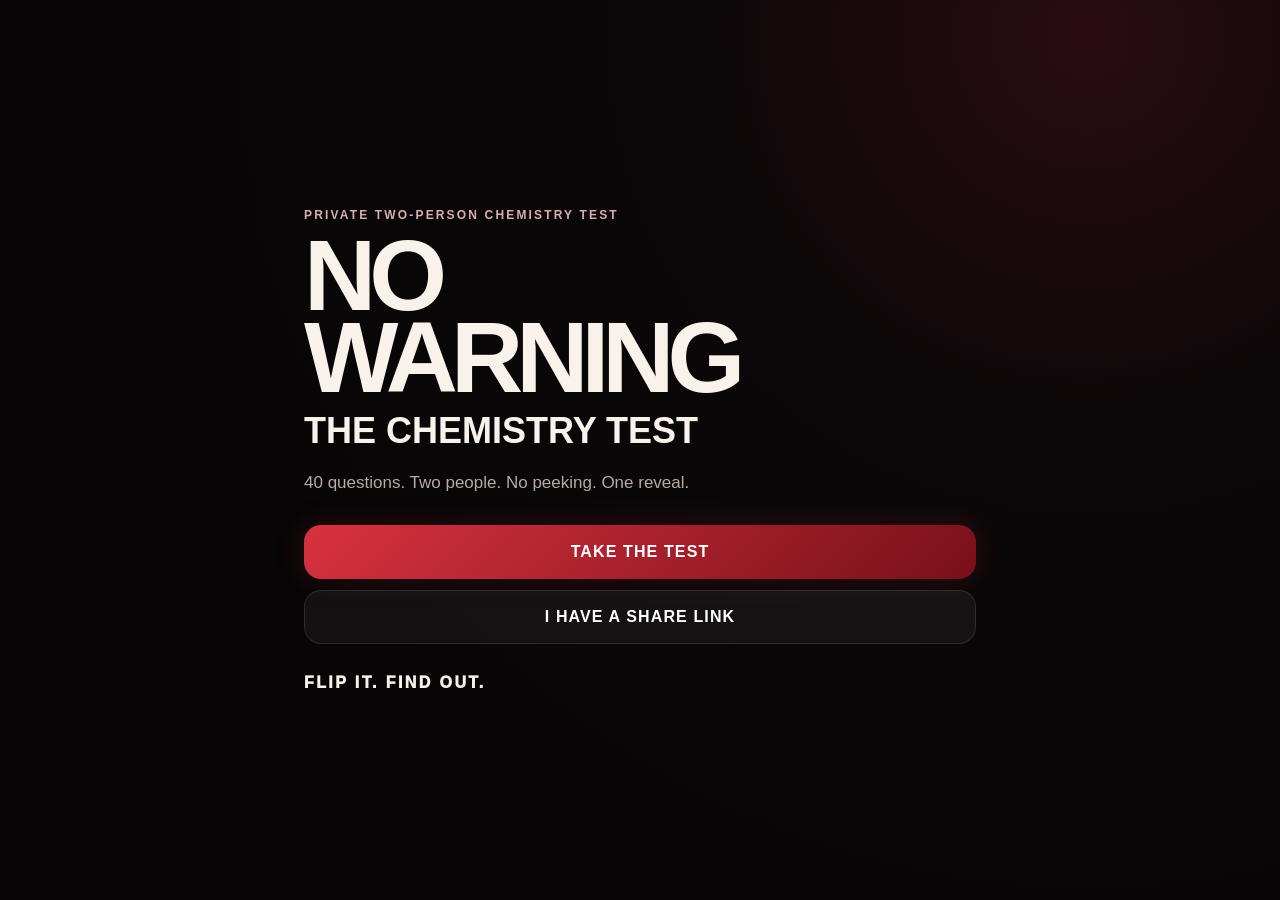
<file: index.html>
<!doctype html><html lang="en"><head><meta charset="utf-8"><meta name="viewport" content="width=device-width,initial-scale=1,viewport-fit=cover"><meta name="theme-color" content="#080607"><meta name="apple-mobile-web-app-capable" content="yes"><meta name="apple-mobile-web-app-status-bar-style" content="black-translucent"><meta name="apple-mobile-web-app-title" content="NO WARNING"><title>NO WARNING — The Chemistry Test</title><link rel="manifest" href="manifest.webmanifest"><link rel="icon" href="icon.svg" type="image/svg+xml"><link rel="apple-touch-icon" href="icon.svg"><link rel="stylesheet" href="styles.css"><link rel="stylesheet" href="mobile-polish-2.css"></head><body><main id="app"></main><noscript>NO WARNING requires JavaScript.</noscript><script src="app.js"></script><script src="subtle-copy.js"></script><script src="low-score-challenges.js"></script><script src="results-reveal-2.js"></script><script src="share-ux-2.js"></script><script src="pwa-2.js"></script></body></html>
</file>
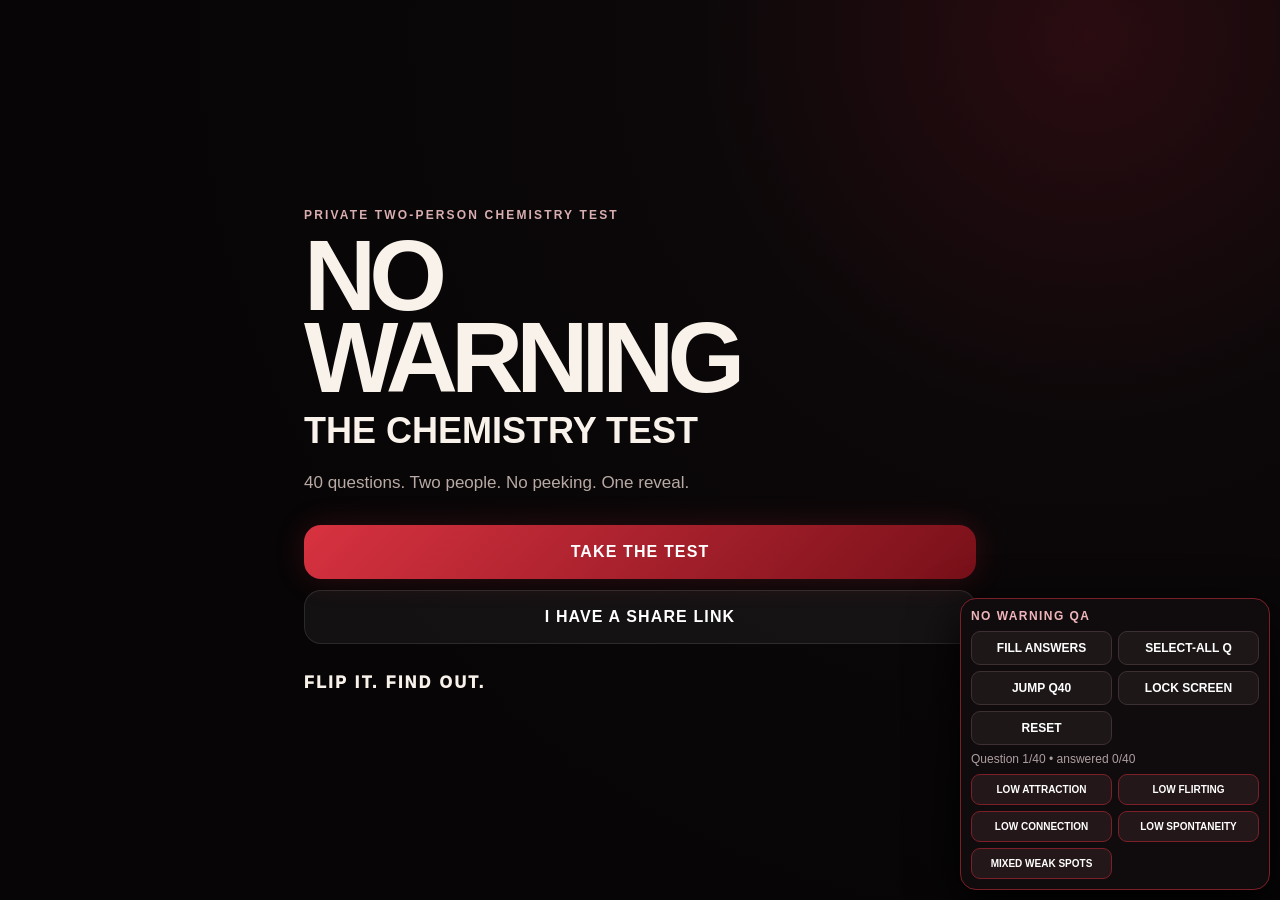
<file: qa.html>
<!doctype html>
<html lang="en">
<head>
  <meta charset="utf-8">
  <meta name="viewport" content="width=device-width,initial-scale=1,viewport-fit=cover">
  <meta name="theme-color" content="#080607">
  <title>NO WARNING — QA</title>
  <meta http-equiv="refresh" content="0;url=./?test=1">
  <script>location.replace('./?test=1');</script>
</head>
<body style="margin:0;background:#080607;color:#f8f2ea;font-family:system-ui,sans-serif;display:grid;place-items:center;min-height:100vh;text-align:center;padding:24px">
  <main>
    <div style="font-size:12px;letter-spacing:.18em;text-transform:uppercase;color:#d9aeb1;font-weight:900">NO WARNING QA</div>
    <h1 style="font-size:clamp(48px,16vw,88px);line-height:.85;margin:14px 0">NO<br>WARNING</h1>
    <p>Opening QA mode…</p>
    <p><a href="./?test=1" style="color:#efb5bb">Open QA mode</a></p>
  </main>
</body>
</html>
</file>
<file: styles.css>
:root{--bg:#080607;--panel:#120d0e;--text:#f8f2ea;--muted:#b8aaa5;--red:#cc2d3b;--line:rgba(255,255,255,.10)}*{box-sizing:border-box;-webkit-tap-highlight-color:transparent}html,body{margin:0;min-height:100%;background:#080607;color:var(--text);font-family:-apple-system,BlinkMacSystemFont,"Segoe UI",Arial,sans-serif}body{background:radial-gradient(circle at 85% 4%,#2a0c11 0,#0c0809 28%,#070506 68%);background-attachment:fixed}#app{width:min(100%,720px);margin:auto;padding:24px;min-height:100vh}.screen{min-height:calc(100vh - 48px);display:flex;flex-direction:column;justify-content:center}.eyebrow{font-size:12px;font-weight:900;letter-spacing:.18em;text-transform:uppercase;color:#d9aeb1}.brand{font-size:clamp(58px,18vw,100px);line-height:.82;letter-spacing:-.07em;margin:12px 0}.sub{font-size:clamp(22px,7vw,36px);font-weight:900}.lede{font-size:17px;color:var(--muted);line-height:1.6}.tag{font-weight:950;letter-spacing:.15em;margin-top:30px}.card{border:1px solid var(--line);background:rgba(255,255,255,.035);border-radius:26px;padding:24px;box-shadow:0 30px 90px rgba(0,0,0,.35)}button{font:inherit}.btn{width:100%;border:0;border-radius:17px;padding:17px;margin-top:11px;font-weight:900;letter-spacing:.07em;text-transform:uppercase}.primary{color:white;background:linear-gradient(135deg,#d83240,#781019);box-shadow:0 0 30px rgba(204,45,59,.2)}.secondary{color:white;background:rgba(255,255,255,.05);border:1px solid var(--line)}.input{width:100%;padding:17px;border-radius:16px;border:1px solid var(--line);background:#0b0809;color:#fff;font-size:17px;margin-top:12px}.top{display:flex;align-items:center;gap:10px;margin-bottom:18px}.back{border:0;background:transparent;color:var(--muted);font-weight:800;padding:8px 5px}.progbox{flex:1}.meta{display:flex;justify-content:space-between;color:var(--muted);font-size:11px;text-transform:uppercase;letter-spacing:.08em}.prog{height:7px;border-radius:99px;background:rgba(255,255,255,.07);overflow:hidden;margin-top:7px}.prog span{display:block;height:100%;background:linear-gradient(90deg,#79111a,#d83240)}.q{font-size:clamp(27px,7vw,42px);line-height:1.05;letter-spacing:-.04em;margin:10px 0 22px}.hint{color:var(--muted);margin:-8px 0 16px}.options{display:grid;gap:10px}.opt{border:1px solid var(--line);background:rgba(255,255,255,.035);color:white;text-align:left;padding:16px;border-radius:16px;line-height:1.35}.opt.sel{border-color:#ce2c3a;background:rgba(159,23,34,.22)}.big{font-size:clamp(36px,10vw,56px);line-height:.94;letter-spacing:-.05em;margin:10px 0 18px}.score{font-size:clamp(82px,25vw,132px);font-weight:950;letter-spacing:-.08em;line-height:.85}.dim{display:flex;justify-content:space-between;padding:14px 0;border-bottom:1px solid var(--line)}.section{margin-top:30px}.section h3{font-size:12px;color:#d9aeb1;letter-spacing:.16em}.challenge{margin-top:12px;padding:18px;border:1px solid var(--line);border-radius:18px;background:rgba(255,255,255,.035);line-height:1.5}.challenge strong{display:block;margin-bottom:8px}.boundary{margin-top:20px;padding:16px;border-left:3px solid var(--red);border-radius:12px;background:rgba(159,23,34,.1);line-height:1.5}.note{font-size:11px;color:#9f9290;text-align:center;margin-top:14px}
</file>
<file: mobile-polish-2.css>
/* Mobile Interaction & App Polish 2.0 — NO WARNING */
:root{--tap:54px}html{scroll-padding-top:16px}body{overscroll-behavior-y:none}.btn,.opt,.back{touch-action:manipulation}.btn{min-height:var(--tap);transition:transform .14s ease,filter .14s ease,box-shadow .14s ease}.btn:active{transform:scale(.985);filter:brightness(1.08)}.btn:focus-visible,.opt:focus-visible,.input:focus-visible{outline:3px solid rgba(216,50,64,.45);outline-offset:3px}.opt{min-height:58px;transition:transform .14s ease,border-color .18s ease,background .18s ease}.opt:active{transform:scale(.992)}.opt.sel{box-shadow:0 0 0 1px rgba(216,50,64,.28) inset,0 10px 28px rgba(0,0,0,.18)}.card{transition:transform .18s ease,border-color .18s ease}.prog span{transition:width .28s cubic-bezier(.2,.8,.2,1)}.section{scroll-margin-top:18px}.challenge{position:relative;overflow:hidden}.challenge:after{content:'';position:absolute;inset:0;pointer-events:none;background:linear-gradient(120deg,transparent 65%,rgba(216,50,64,.06))}.input{min-height:54px}.note{padding-bottom:env(safe-area-inset-bottom)}
@media(max-width:560px){#app{padding:14px 12px calc(82px + env(safe-area-inset-bottom))}.screen{min-height:calc(100dvh - 28px);justify-content:flex-start;padding-top:max(18px,env(safe-area-inset-top))}.screen:first-child{justify-content:center}.card{padding:19px;border-radius:22px}.top{position:sticky;top:0;z-index:10;margin:0 -4px 14px;padding:9px 4px 11px;background:linear-gradient(#080607 72%,transparent);backdrop-filter:blur(8px)}.q{font-size:clamp(25px,7.2vw,34px);margin-top:14px}.options{gap:9px}.opt{padding:15px}.btn{padding:16px}.big{font-size:clamp(34px,11vw,50px)}.score{font-size:clamp(74px,24vw,110px)}.section{margin-top:24px}}
@media(prefers-reduced-motion:reduce){*,*:before,*:after{scroll-behavior:auto!important;transition:none!important;animation:none!important}}
</file>
